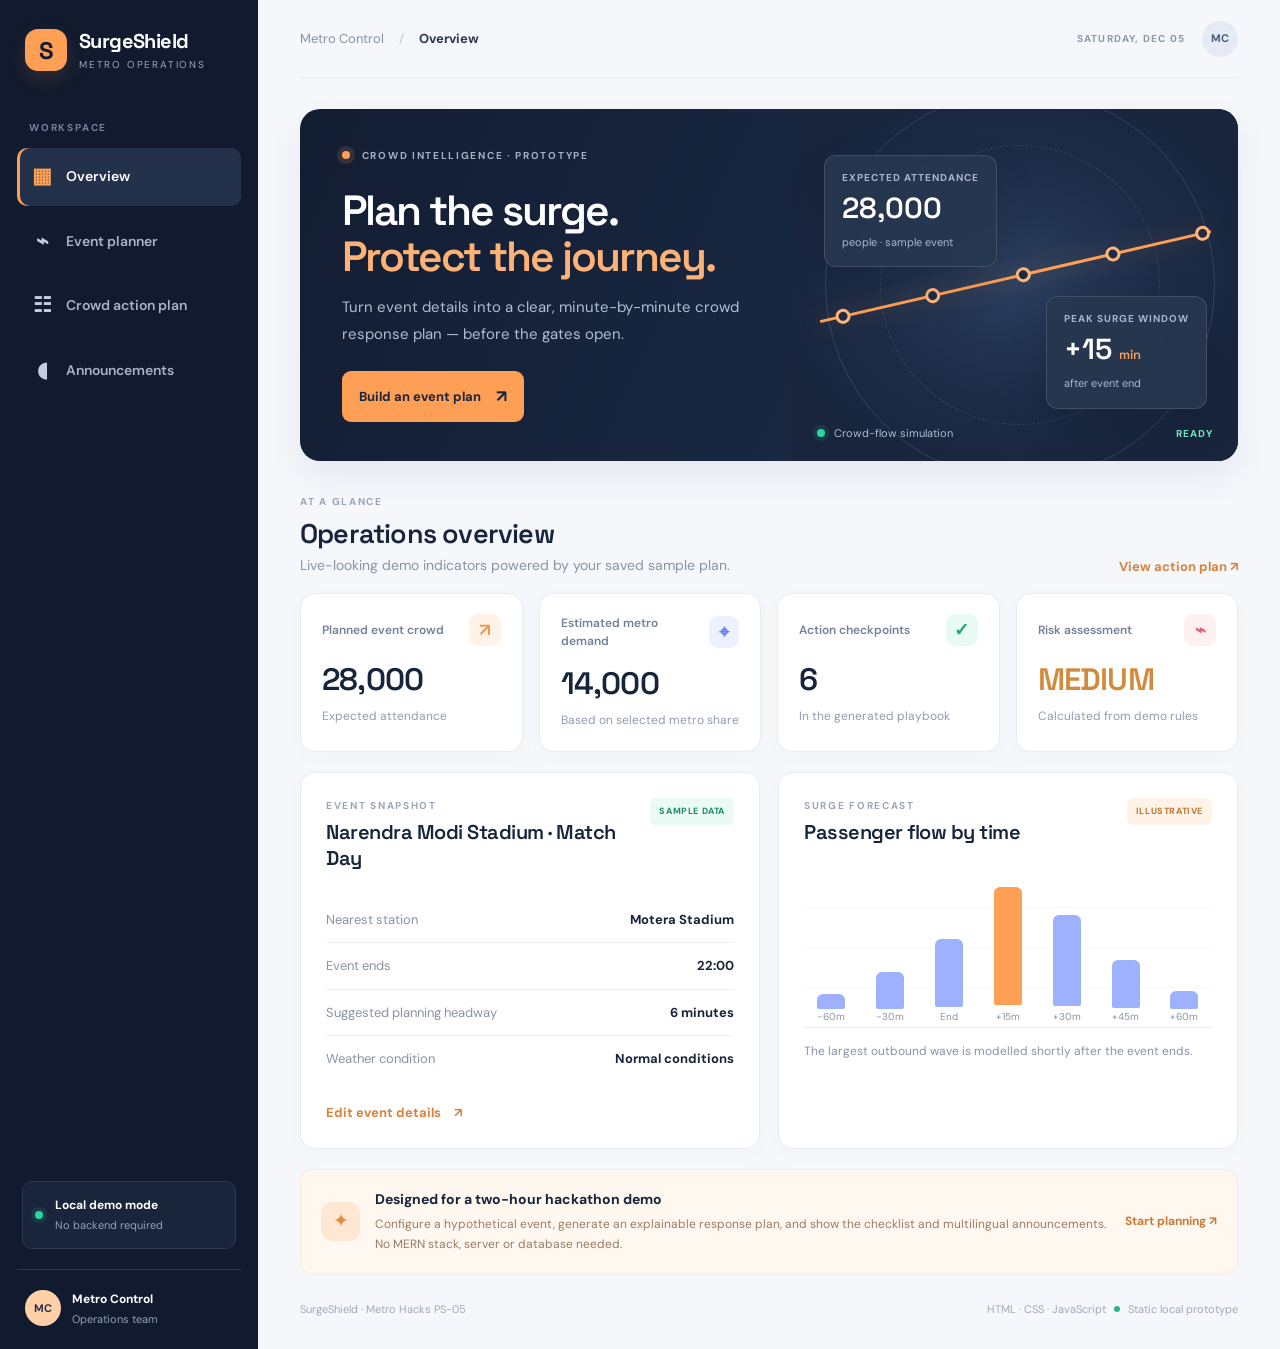
<file: index.html>
<!doctype html>
<html lang="en">
<head>
<meta charset="utf-8"><meta name="viewport" content="width=device-width, initial-scale=1">
<meta name="theme-color" content="#10182b"><title>SurgeShield — Operations Overview</title>
<link rel="preconnect" href="https://fonts.googleapis.com"><link rel="preconnect" href="https://fonts.gstatic.com" crossorigin>
<link href="https://fonts.googleapis.com/css2?family=DM+Sans:wght@400;500;600;700&family=Space+Grotesk:wght@400;500;600;700&display=swap" rel="stylesheet">
<link rel="stylesheet" href="css/app.css"><script src="js/app.js" defer></script>
</head>
<body data-page="overview">
<div class="layout">
<aside class="sidebar"><a class="brand" href="index.html"><span class="brand-icon">S</span><span><b>SurgeShield</b><small>METRO OPERATIONS</small></span></a>
<div class="nav-label">WORKSPACE</div><nav class="nav">
<a class="nav-link active" href="index.html"><span>▦</span> Overview</a><a class="nav-link" href="planner.html"><span>⌁</span> Event planner</a><a class="nav-link" href="action-plan.html"><span>☷</span> Crowd action plan</a><a class="nav-link" href="announcements.html"><span>◖</span> Announcements</a>
</nav><div class="sidebar-bottom"><div class="offline-card"><span class="green-dot"></span><div><b>Local demo mode</b><small>No backend required</small></div></div><div class="profile"><div class="avatar">MC</div><div><b>Metro Control</b><small>Operations team</small></div></div></div></aside>
<main class="main">
<header class="topbar"><div class="breadcrumbs">Metro Control <span>/</span> <b>Overview</b></div><div class="top-right"><span class="date-label" id="todayLabel"></span><span class="user-avatar">MC</span></div></header>
<section class="hero">
<div class="hero-content"><div class="eyebrow"><span class="pulse"></span> CROWD INTELLIGENCE · PROTOTYPE</div><h1>Plan the surge.<br><em>Protect the journey.</em></h1><p>Turn event details into a clear, minute-by-minute crowd response plan — before the gates open.</p><a class="button button-orange" href="planner.html">Build an event plan <span>↗</span></a></div>
<div class="hero-art"><div class="art-ring ring-one"></div><div class="art-ring ring-two"></div><div class="route-line"><i></i><i></i><i></i><i></i><i></i></div><div class="floating-card crowd-card"><small>EXPECTED ATTENDANCE</small><strong id="heroCrowd">28,000</strong><span>people · sample event</span></div><div class="floating-card surge-card"><small>PEAK SURGE WINDOW</small><strong>+15 <i>min</i></strong><span>after event end</span></div><div class="art-foot"><span class="green-dot"></span> Crowd-flow simulation <b>READY</b></div></div>
</section>
<div class="page-intro"><div><p class="eyebrow light">AT A GLANCE</p><h2>Operations overview</h2><p>Live-looking demo indicators powered by your saved sample plan.</p></div><a class="text-link" href="action-plan.html">View action plan ↗</a></div>
<section class="metrics">
<article class="metric"><div class="metric-label">Planned event crowd <span class="metric-symbol orange">↗</span></div><strong id="metricCrowd">28,000</strong><small>Expected attendance</small></article>
<article class="metric"><div class="metric-label">Estimated metro demand <span class="metric-symbol blue">⌖</span></div><strong id="metricDemand">14,000</strong><small>Based on selected metro share</small></article>
<article class="metric"><div class="metric-label">Action checkpoints <span class="metric-symbol green">✓</span></div><strong id="metricActions">6</strong><small>In the generated playbook</small></article>
<article class="metric"><div class="metric-label">Risk assessment <span class="metric-symbol red">⌁</span></div><strong id="metricRisk" class="risk-high">HIGH</strong><small>Calculated from demo rules</small></article>
</section>
<section class="grid-two">
<article class="panel"><div class="panel-head"><div><p class="eyebrow light">EVENT SNAPSHOT</p><h3 id="eventSummaryTitle">Narendra Modi Stadium · Match Day</h3></div><span class="pill pill-green">SAMPLE DATA</span></div><div class="detail-list"><div><span>Nearest station</span><b id="summaryStation">Motera Stadium</b></div><div><span>Event ends</span><b id="summaryEnd">22:00</b></div><div><span>Suggested planning headway</span><b id="summaryHeadway">4 minutes</b></div><div><span>Weather condition</span><b id="summaryWeather">Normal conditions</b></div></div><a class="panel-link" href="planner.html">Edit event details <span>↗</span></a></article>
<article class="panel"><div class="panel-head"><div><p class="eyebrow light">SURGE FORECAST</p><h3>Passenger flow by time</h3></div><span class="pill pill-orange">ILLUSTRATIVE</span></div><div class="mini-chart" id="miniChart"><div style="height:28%"><i></i><span>−60m</span></div><div style="height:43%"><i></i><span>−30m</span></div><div style="height:65%"><i></i><span>End</span></div><div class="peak" style="height:96%"><i></i><span>+15m</span></div><div style="height:74%"><i></i><span>+30m</span></div><div style="height:47%"><i></i><span>+45m</span></div><div style="height:29%"><i></i><span>+60m</span></div></div><p class="chart-note">The largest outbound wave is modelled shortly after the event ends.</p></article>
</section>
<section class="callout"><div class="callout-icon">✦</div><div><b>Designed for a two-hour hackathon demo</b><p>Configure a hypothetical event, generate an explainable response plan, and show the checklist and multilingual announcements. No MERN stack, server or database needed.</p></div><a href="planner.html" class="callout-link">Start planning ↗</a></section>
<footer class="footer"><span>SurgeShield · Metro Hacks PS-05</span><span>HTML · CSS · JavaScript <i></i> Static local prototype</span></footer>
</main></div>
</body></html>
</file>
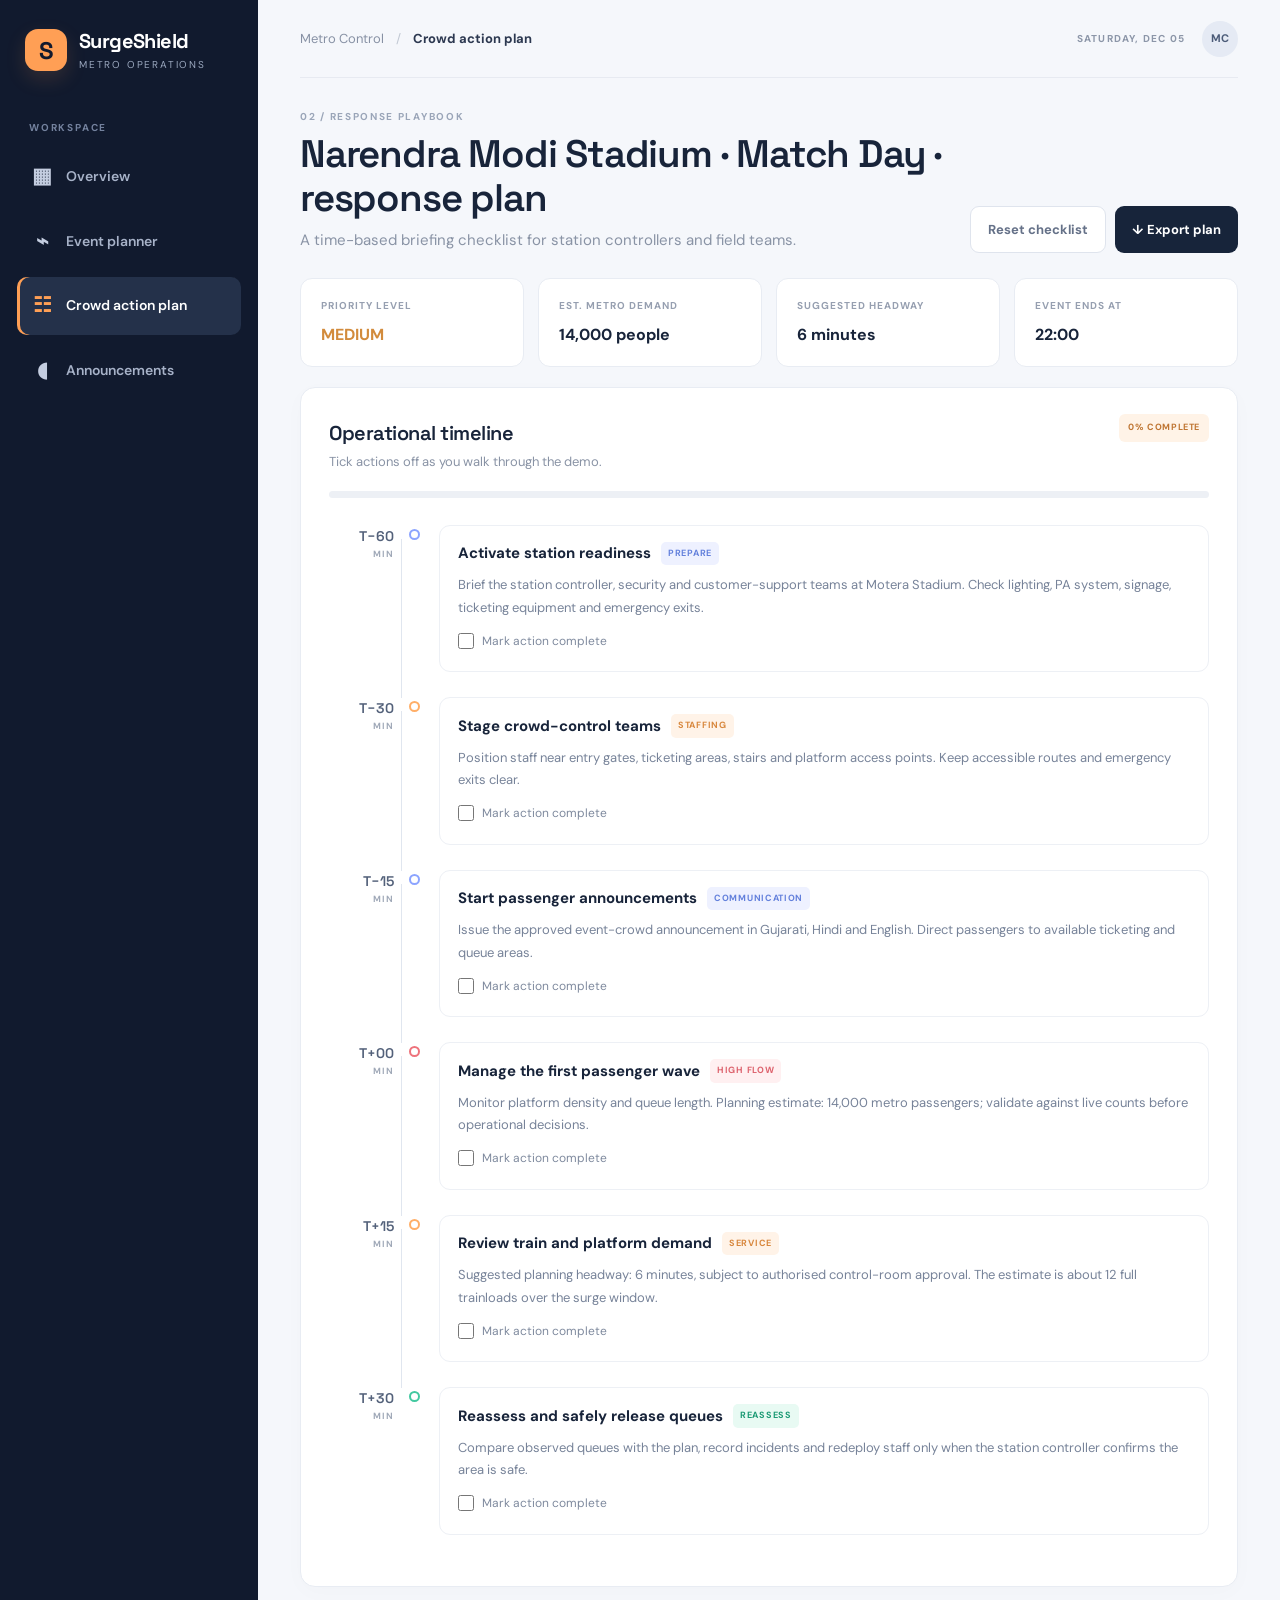
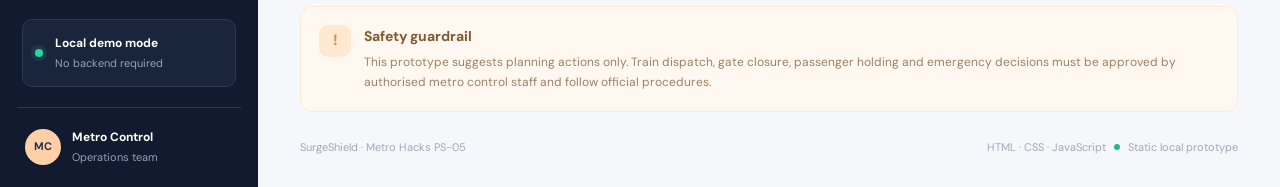
<file: action-plan.html>
<!doctype html>
<html lang="en"><head><meta charset="utf-8"><meta name="viewport" content="width=device-width, initial-scale=1"><meta name="theme-color" content="#10182b"><title>Crowd Action Plan — SurgeShield</title>
<link rel="preconnect" href="https://fonts.googleapis.com"><link rel="preconnect" href="https://fonts.gstatic.com" crossorigin><link href="https://fonts.googleapis.com/css2?family=DM+Sans:wght@400;500;600;700&family=Space+Grotesk:wght@400;500;600;700&display=swap" rel="stylesheet"><link rel="stylesheet" href="css/app.css"><script src="js/app.js" defer></script><script src="js/plan.js" defer></script></head>
<body data-page="plan"><div class="layout">
<aside class="sidebar"><a class="brand" href="index.html"><span class="brand-icon">S</span><span><b>SurgeShield</b><small>METRO OPERATIONS</small></span></a><div class="nav-label">WORKSPACE</div><nav class="nav"><a class="nav-link" href="index.html"><span>▦</span> Overview</a><a class="nav-link" href="planner.html"><span>⌁</span> Event planner</a><a class="nav-link active" href="action-plan.html"><span>☷</span> Crowd action plan</a><a class="nav-link" href="announcements.html"><span>◖</span> Announcements</a></nav><div class="sidebar-bottom"><div class="offline-card"><span class="green-dot"></span><div><b>Local demo mode</b><small>No backend required</small></div></div><div class="profile"><div class="avatar">MC</div><div><b>Metro Control</b><small>Operations team</small></div></div></div></aside>
<main class="main"><header class="topbar"><div class="breadcrumbs"><a href="index.html">Metro Control</a><span>/</span><b>Crowd action plan</b></div><div class="top-right"><span class="date-label" id="todayLabel"></span><span class="user-avatar">MC</span></div></header>
<div class="page-title-row"><div><p class="eyebrow light">02 / RESPONSE PLAYBOOK</p><h1 class="page-title" id="planTitle">Your crowd action plan</h1><p class="page-subtitle">A time-based briefing checklist for station controllers and field teams.</p></div><div class="title-actions"><button class="button button-ghost" id="resetChecklist">Reset checklist</button><button class="button button-dark" id="exportPlan">↓ Export plan</button></div></div>
<section class="summary-grid"><article class="summary-tile"><span>PRIORITY LEVEL</span><b id="summaryPriority" class="risk-high">HIGH</b></article><article class="summary-tile"><span>EST. METRO DEMAND</span><b id="summaryDemand">14,000 people</b></article><article class="summary-tile"><span>SUGGESTED HEADWAY</span><b id="summaryHeadway">4 minutes</b></article><article class="summary-tile"><span>EVENT ENDS AT</span><b id="summaryEnd">22:00</b></article></section>
<section class="panel timeline-panel"><div class="panel-head"><div><h3>Operational timeline</h3><p class="muted">Tick actions off as you walk through the demo.</p></div><span class="pill pill-orange" id="progressPill">0% COMPLETE</span></div><div class="progress"><span id="progressBar"></span></div><div class="timeline" id="timeline"></div></section>
<section class="safety-banner"><div class="warning-icon">!</div><div><b>Safety guardrail</b><p>This prototype suggests planning actions only. Train dispatch, gate closure, passenger holding and emergency decisions must be approved by authorised metro control staff and follow official procedures.</p></div></section>
<footer class="footer"><span>SurgeShield · Metro Hacks PS-05</span><span>HTML · CSS · JavaScript <i></i> Static local prototype</span></footer>
</main></div><div class="toast" id="toast" role="status" aria-live="polite"></div></body></html>
</file>
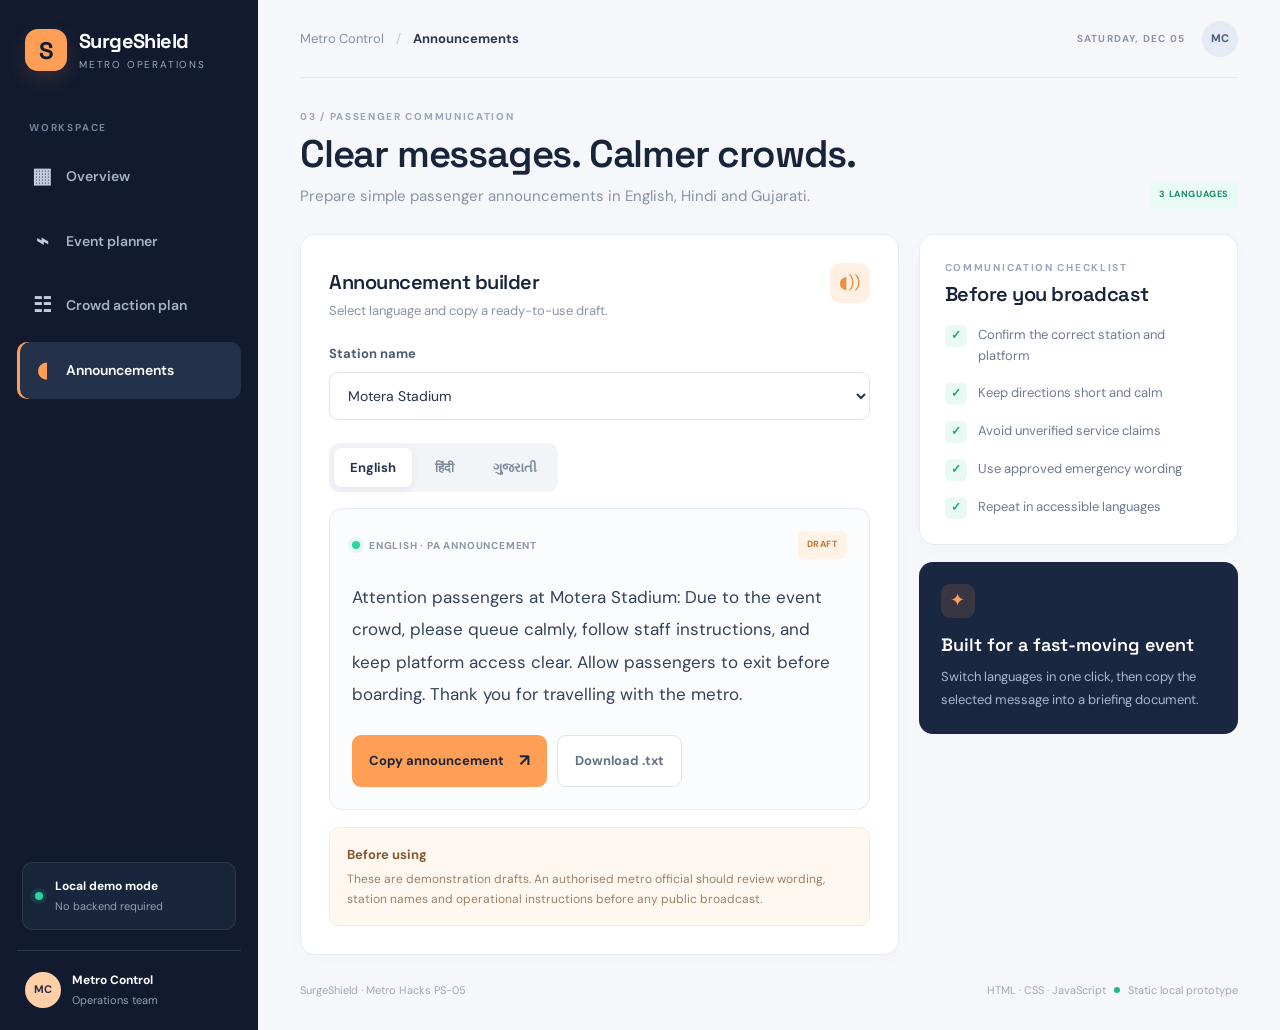
<file: announcements.html>
<!doctype html>
<html lang="en"><head><meta charset="utf-8"><meta name="viewport" content="width=device-width, initial-scale=1"><meta name="theme-color" content="#10182b"><title>Announcements — SurgeShield</title>
<link rel="preconnect" href="https://fonts.googleapis.com"><link rel="preconnect" href="https://fonts.gstatic.com" crossorigin><link href="https://fonts.googleapis.com/css2?family=DM+Sans:wght@400;500;600;700&family=Space+Grotesk:wght@400;500;600;700&display=swap" rel="stylesheet"><link rel="stylesheet" href="css/app.css"><script src="js/app.js" defer></script><script src="js/announcements.js" defer></script></head>
<body data-page="announcements"><div class="layout">
<aside class="sidebar"><a class="brand" href="index.html"><span class="brand-icon">S</span><span><b>SurgeShield</b><small>METRO OPERATIONS</small></span></a><div class="nav-label">WORKSPACE</div><nav class="nav"><a class="nav-link" href="index.html"><span>▦</span> Overview</a><a class="nav-link" href="planner.html"><span>⌁</span> Event planner</a><a class="nav-link" href="action-plan.html"><span>☷</span> Crowd action plan</a><a class="nav-link active" href="announcements.html"><span>◖</span> Announcements</a></nav><div class="sidebar-bottom"><div class="offline-card"><span class="green-dot"></span><div><b>Local demo mode</b><small>No backend required</small></div></div><div class="profile"><div class="avatar">MC</div><div><b>Metro Control</b><small>Operations team</small></div></div></div></aside>
<main class="main"><header class="topbar"><div class="breadcrumbs"><a href="index.html">Metro Control</a><span>/</span><b>Announcements</b></div><div class="top-right"><span class="date-label" id="todayLabel"></span><span class="user-avatar">MC</span></div></header>
<div class="page-title-row"><div><p class="eyebrow light">03 / PASSENGER COMMUNICATION</p><h1 class="page-title">Clear messages. Calmer crowds.</h1><p class="page-subtitle">Prepare simple passenger announcements in English, Hindi and Gujarati.</p></div><span class="pill pill-green">3 LANGUAGES</span></div>
<section class="announcement-layout"><div class="panel announcement-main"><div class="panel-head"><div><h3>Announcement builder</h3><p class="muted">Select language and copy a ready-to-use draft.</p></div><div class="speaker-badge">◖))</div></div>
<label for="stationSelect">Station name</label><select id="stationSelect"><option>Motera Stadium</option><option>Sabarmati</option><option>A.E.C.</option><option>Old High Court</option><option>Gandhinagar Capital</option></select>
<div class="language-tabs" role="group" aria-label="Announcement language"><button class="language-tab active" data-lang="en">English</button><button class="language-tab" data-lang="hi">हिंदी</button><button class="language-tab" data-lang="gu">ગુજરાતી</button></div>
<div class="announcement-preview"><div class="preview-top"><span class="green-dot"></span><b id="languageLabel">ENGLISH · PA ANNOUNCEMENT</b><span class="pill pill-orange">DRAFT</span></div><p id="announcementText"></p><div class="preview-actions"><button class="button button-orange" id="copyAnnouncement">Copy announcement <span>↗</span></button><button class="button button-ghost" id="downloadAnnouncement">Download .txt</button></div></div>
<div class="notice"><b>Before using</b><p>These are demonstration drafts. An authorised metro official should review wording, station names and operational instructions before any public broadcast.</p></div></div>
<aside class="announcement-aside"><div class="panel"><p class="eyebrow light">COMMUNICATION CHECKLIST</p><h3>Before you broadcast</h3><ul class="check-list"><li><span>✓</span> Confirm the correct station and platform</li><li><span>✓</span> Keep directions short and calm</li><li><span>✓</span> Avoid unverified service claims</li><li><span>✓</span> Use approved emergency wording</li><li><span>✓</span> Repeat in accessible languages</li></ul></div><div class="dark-tip"><div>✦</div><b>Built for a fast-moving event</b><p>Switch languages in one click, then copy the selected message into a briefing document.</p></div></aside></section>
<footer class="footer"><span>SurgeShield · Metro Hacks PS-05</span><span>HTML · CSS · JavaScript <i></i> Static local prototype</span></footer>
</main></div><div class="toast" id="toast" role="status" aria-live="polite"></div></body></html>
</file>
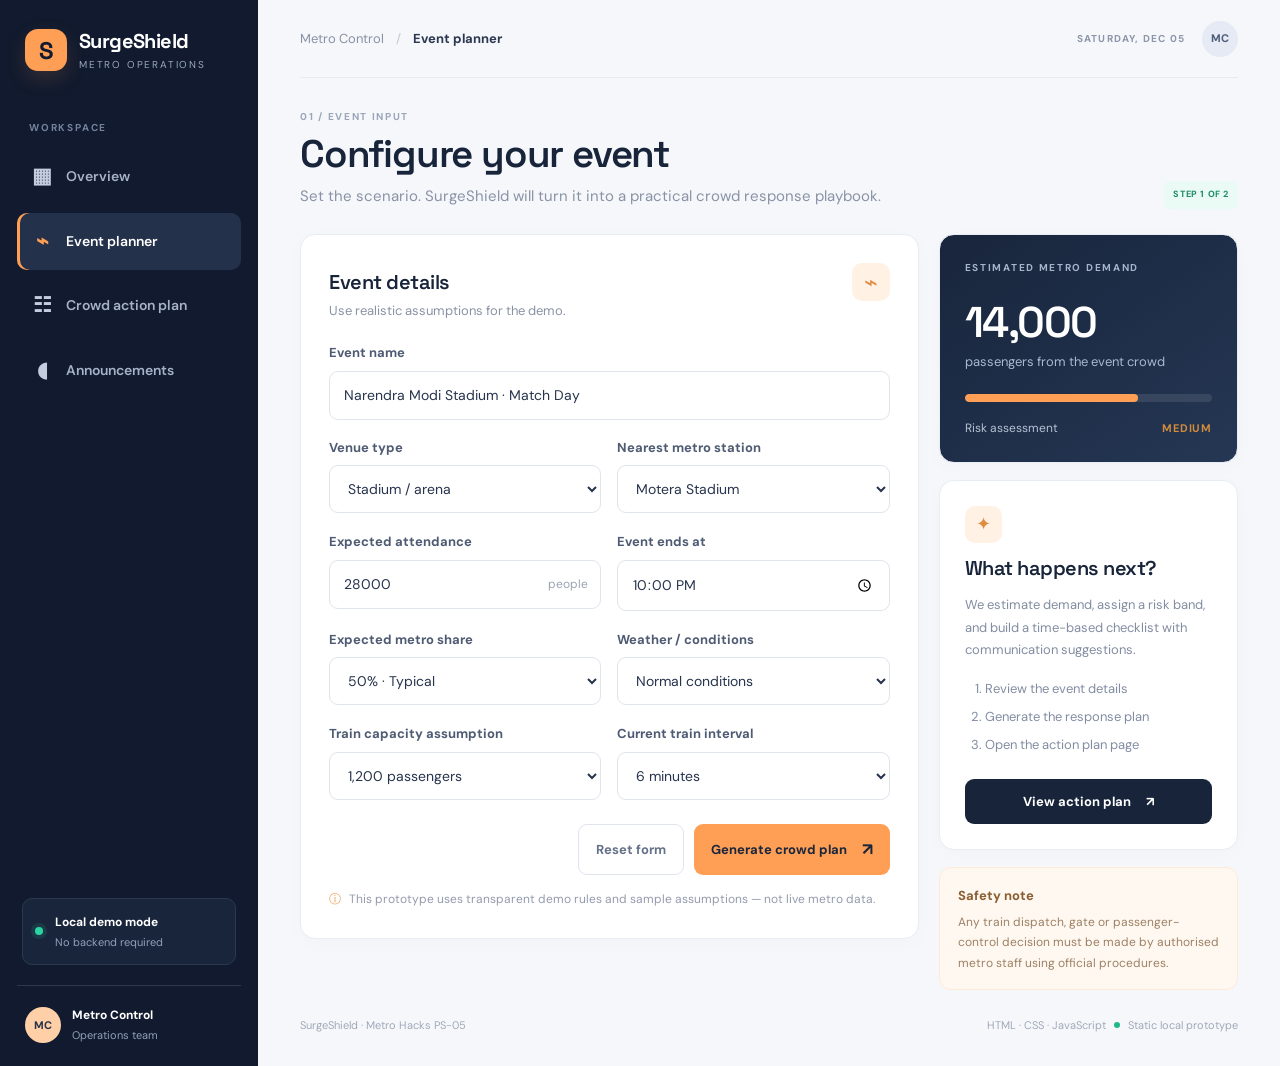
<file: planner.html>
<!doctype html>
<html lang="en"><head><meta charset="utf-8"><meta name="viewport" content="width=device-width, initial-scale=1"><meta name="theme-color" content="#10182b"><title>Event Planner — SurgeShield</title>
<link rel="preconnect" href="https://fonts.googleapis.com"><link rel="preconnect" href="https://fonts.gstatic.com" crossorigin><link href="https://fonts.googleapis.com/css2?family=DM+Sans:wght@400;500;600;700&family=Space+Grotesk:wght@400;500;600;700&display=swap" rel="stylesheet"><link rel="stylesheet" href="css/app.css"><script src="js/app.js" defer></script><script src="js/planner.js" defer></script></head>
<body data-page="planner"><div class="layout">
<aside class="sidebar"><a class="brand" href="index.html"><span class="brand-icon">S</span><span><b>SurgeShield</b><small>METRO OPERATIONS</small></span></a><div class="nav-label">WORKSPACE</div><nav class="nav"><a class="nav-link" href="index.html"><span>▦</span> Overview</a><a class="nav-link active" href="planner.html"><span>⌁</span> Event planner</a><a class="nav-link" href="action-plan.html"><span>☷</span> Crowd action plan</a><a class="nav-link" href="announcements.html"><span>◖</span> Announcements</a></nav><div class="sidebar-bottom"><div class="offline-card"><span class="green-dot"></span><div><b>Local demo mode</b><small>No backend required</small></div></div><div class="profile"><div class="avatar">MC</div><div><b>Metro Control</b><small>Operations team</small></div></div></div></aside>
<main class="main"><header class="topbar"><div class="breadcrumbs"><a href="index.html">Metro Control</a><span>/</span><b>Event planner</b></div><div class="top-right"><span class="date-label" id="todayLabel"></span><span class="user-avatar">MC</span></div></header>
<div class="page-title-row"><div><p class="eyebrow light">01 / EVENT INPUT</p><h1 class="page-title">Configure your event</h1><p class="page-subtitle">Set the scenario. SurgeShield will turn it into a practical crowd response playbook.</p></div><span class="pill pill-green">STEP 1 OF 2</span></div>
<div class="planner-layout"><section class="panel form-panel"><div class="panel-head"><div><h3>Event details</h3><p class="muted">Use realistic assumptions for the demo.</p></div><span class="panel-icon">⌁</span></div>
<form id="eventForm">
<label for="eventName">Event name</label><input id="eventName" name="eventName" value="Narendra Modi Stadium · Match Day" required>
<div class="form-grid"><div><label for="venue">Venue type</label><select id="venue"><option value="stadium">Stadium / arena</option><option value="festival">Festival grounds</option><option value="concert">Concert venue</option><option value="exhibition">Exhibition centre</option></select></div><div><label for="station">Nearest metro station</label><select id="station"><option>Motera Stadium</option><option>Sabarmati</option><option>A.E.C.</option><option>Old High Court</option><option>Gandhinagar Capital</option></select></div>
<div><label for="attendance">Expected attendance</label><div class="input-unit"><input id="attendance" type="number" min="100" max="200000" value="28000" required><span>people</span></div></div><div><label for="endTime">Event ends at</label><input id="endTime" type="time" value="22:00" required></div>
<div><label for="peakShare">Expected metro share</label><select id="peakShare"><option value="35">35% · Conservative</option><option value="50" selected>50% · Typical</option><option value="65">65% · High demand</option><option value="80">80% · Very high</option></select></div><div><label for="weather">Weather / conditions</label><select id="weather"><option value="normal">Normal conditions</option><option value="rain">Heavy rain expected</option><option value="heat">Extreme heat</option></select></div>
<div><label for="trainCapacity">Train capacity assumption</label><select id="trainCapacity"><option value="900">900 passengers</option><option value="1200" selected>1,200 passengers</option><option value="1500">1,500 passengers</option></select></div><div><label for="baseInterval">Current train interval</label><select id="baseInterval"><option value="4">4 minutes</option><option value="6" selected>6 minutes</option><option value="8">8 minutes</option><option value="10">10 minutes</option></select></div></div>
<div class="form-actions"><button type="button" class="button button-ghost" id="resetForm">Reset form</button><button type="submit" class="button button-orange">Generate crowd plan <span>↗</span></button></div><p class="form-note"><span>ⓘ</span> This prototype uses transparent demo rules and sample assumptions — not live metro data.</p>
</form></section>
<aside class="planner-side"><div class="panel demand-card"><p class="eyebrow light">ESTIMATED METRO DEMAND</p><strong id="metroDemand">14,000</strong><p>passengers from the event crowd</p><div class="demand-track"><span id="demandBar"></span></div><div class="demand-bottom"><span>Risk assessment</span><b id="riskBadge" class="risk-high">HIGH</b></div></div>
<div class="panel mini-info"><div class="panel-icon-orange">✦</div><h3>What happens next?</h3><p>We estimate demand, assign a risk band, and build a time-based checklist with communication suggestions.</p><ol><li>Review the event details</li><li>Generate the response plan</li><li>Open the action plan page</li></ol><a class="button button-dark full" href="action-plan.html">View action plan <span>↗</span></a></div>
<div class="note-card"><b>Safety note</b><p>Any train dispatch, gate or passenger-control decision must be made by authorised metro staff using official procedures.</p></div></aside></div>
<footer class="footer"><span>SurgeShield · Metro Hacks PS-05</span><span>HTML · CSS · JavaScript <i></i> Static local prototype</span></footer>
</main></div><div class="toast" id="toast" role="status" aria-live="polite"></div></body></html>
</file>
<file: css/app.css>
:root{--navy:#111a2e;--navy2:#1a2740;--ink:#18243a;--muted:#758198;--line:#e6eaf1;--paper:#f5f7fb;--orange:#ff9f55;--green:#20b889;--blue:#6687ff;--red:#e95f6d}
*{box-sizing:border-box}html{scroll-behavior:smooth}body{margin:0;background:var(--paper);color:var(--ink);font:15px/1.5 "DM Sans",sans-serif}button,input,select{font:inherit}button,a,select{touch-action:manipulation}a{color:inherit;text-decoration:none}.layout{display:flex;min-height:100vh}.sidebar{width:258px;background:var(--navy);color:white;display:flex;flex-direction:column;padding:28px 17px 22px;flex-shrink:0}.brand{display:flex;align-items:center;gap:12px;padding:0 8px 48px}.brand-icon{display:grid;place-items:center;width:42px;height:42px;background:var(--orange);color:var(--navy);border-radius:13px;font:700 24px "Space Grotesk";box-shadow:0 8px 20px #ff9f5525}.brand b{display:block;font:700 20px "Space Grotesk";letter-spacing:-.6px}.brand small{display:block;font-size:10px;letter-spacing:1.8px;color:#9ba8bf;margin-top:3px}.nav-label{padding:0 12px 13px;color:#74829e;font-size:10px;font-weight:700;letter-spacing:1.8px}.nav{display:grid;gap:7px}.nav-link{display:flex;align-items:center;gap:13px;padding:13px 14px;border-radius:10px;color:#a7b2c8;font-size:14px;font-weight:600;transition:.18s}.nav-link span{width:22px;text-align:center;font-size:21px;color:#c4cde0}.nav-link:hover{background:#1a2740;color:#fff}.nav-link.active{background:#24314a;color:#fff;box-shadow:inset 3px 0 var(--orange)}.nav-link.active span{color:var(--orange)}.sidebar-bottom{margin-top:auto}.offline-card{display:flex;align-items:center;gap:12px;margin:0 5px 20px;padding:14px 12px;background:#19253b;border:1px solid #2b3850;border-radius:10px}.offline-card b,.profile b{display:block;font-size:12px}.offline-card small,.profile small{display:block;font-size:11px;color:#91a0b9;margin-top:3px}.green-dot{width:8px;height:8px;display:inline-block;border-radius:50%;background:#2bd5a1;box-shadow:0 0 0 4px #2bd5a11d;flex-shrink:0}.profile{border-top:1px solid #2b3850;padding:20px 8px 0;display:flex;align-items:center;gap:11px}.avatar,.user-avatar{display:grid;place-items:center;width:36px;height:36px;border-radius:50%;background:#ffd0a7;color:#26324a;font-size:11px;font-weight:700;flex-shrink:0}.main{width:calc(100% - 258px);max-width:1700px;margin:0 auto;padding:0 42px 32px;min-width:0}.topbar{height:78px;display:flex;align-items:center;justify-content:space-between;border-bottom:1px solid #e7eaf1;margin-bottom:31px}.breadcrumbs{font-size:13px;color:#8791a4}.breadcrumbs span{padding:0 12px;color:#c1c8d3}.breadcrumbs b{color:#2c3850;font-weight:700}.breadcrumbs a:hover{color:#ed9149}.top-right{display:flex;align-items:center;gap:17px}.date-label{font-size:10px;font-weight:700;letter-spacing:1.2px;color:#8c96a8}.user-avatar{background:#e5eaf4;color:#4b5b78}.hero{min-height:310px;border-radius:20px;overflow:hidden;background:linear-gradient(115deg,#131d32,#192944 65%,#202f4a);color:white;display:grid;grid-template-columns:1.05fr .95fr;position:relative;box-shadow:0 15px 35px #17243a12}.hero-content{padding:39px 42px;position:relative;z-index:2}.eyebrow{font-size:10px;font-weight:700;letter-spacing:1.7px;color:#a3b0c6;margin:0}.eyebrow.light{color:#9aa5b8}.pulse{display:inline-block;width:8px;height:8px;border-radius:50%;background:var(--orange);margin-right:8px;box-shadow:0 0 0 5px #ff9f5525}.hero h1{font:600 clamp(35px,3.3vw,49px)/1.1 "Space Grotesk";letter-spacing:-2px;margin:24px 0 14px}.hero h1 em{font-style:normal;color:#ffb276}.hero-content>p{font-size:15px;line-height:1.8;color:#b2bdd0;max-width:480px;margin:0 0 23px}.button{display:inline-flex;align-items:center;justify-content:center;gap:15px;border:0;border-radius:9px;padding:13px 17px;font-size:13px;font-weight:700;cursor:pointer;transition:transform .15s,background .15s}.button:hover{transform:translateY(-1px)}.button-orange{background:var(--orange);color:#1a263c}.button-orange:hover{background:#ffb779}.button-orange span{font-size:17px}.button-dark{background:#17243a;color:#fff}.button-dark:hover{background:#263650}.button-ghost{background:#fff;border:1px solid #dfe4ed;color:#657188}.button-ghost:hover{background:#f8f9fc}.hero-art{position:relative;overflow:hidden;background:radial-gradient(ellipse at 50% 48%,#2b3f60 0,#1d2c47 45%,#18253d 78%)}.art-ring{position:absolute;width:390px;height:390px;left:51%;top:50%;transform:translate(-50%,-50%);border:1px solid #6b7e9b50;border-radius:50%}.ring-two{width:280px;height:280px;border-style:dashed}.route-line{position:absolute;left:5%;right:5%;top:47%;height:3px;background:var(--orange);transform:rotate(-13deg);box-shadow:0 0 22px #ff9f5570}.route-line i{position:absolute;width:15px;height:15px;border:3px solid #ffb779;background:#1d2b45;top:-6px;border-radius:50%}.route-line i:nth-child(1){left:4%}.route-line i:nth-child(2){left:27%}.route-line i:nth-child(3){left:50%}.route-line i:nth-child(4){left:73%}.route-line i:nth-child(5){left:96%}.floating-card{position:absolute;padding:14px 17px;background:#273750e8;border:1px solid #ffffff20;border-radius:12px;box-shadow:0 16px 40px #0002;backdrop-filter:blur(10px)}.floating-card small{display:block;color:#aab7cb;font-size:10px;letter-spacing:1px;font-weight:700}.floating-card strong{display:block;font:600 29px "Space Grotesk";margin:4px 0}.floating-card span{color:#aab7cb;font-size:11px}.floating-card i{font-size:13px;color:var(--orange);font-style:normal}.crowd-card{left:7%;top:13%}.surge-card{right:7%;bottom:15%}.art-foot{position:absolute;bottom:20px;left:25px;right:25px;display:flex;align-items:center;gap:9px;color:#b1bdd0;font-size:11px}.art-foot b{margin-left:auto;color:#75e3bf;font-size:10px;letter-spacing:1px}.page-intro{display:flex;align-items:flex-end;justify-content:space-between;margin:33px 0 17px;gap:15px}.page-intro h2{font:600 27px "Space Grotesk";letter-spacing:-.8px;margin:7px 0 4px}.page-intro>div>p:last-child,.page-subtitle{font-size:14px;color:#8993a5;margin:0}.text-link,.panel-link{font-size:13px;font-weight:700;color:#d9823e;white-space:nowrap}.text-link:hover,.panel-link:hover{color:#b86727}.metrics{display:grid;grid-template-columns:repeat(4,minmax(0,1fr));gap:16px;margin-bottom:20px}.metric,.panel{background:#fff;border:1px solid #e8ecf3;border-radius:15px;box-shadow:0 5px 22px #17243a05}.metric{padding:20px 21px}.metric-label{display:flex;align-items:center;justify-content:space-between;gap:8px;color:#748097;font-size:12px;font-weight:600}.metric-symbol{display:grid;place-items:center;width:32px;height:32px;border-radius:9px;font-size:18px}.metric-symbol.orange{background:#fff2e7;color:#ed984c}.metric-symbol.blue{background:#edf1ff;color:#6382ed}.metric-symbol.green{background:#e7faf3;color:#20a77e}.metric-symbol.red{background:#fff0f1;color:#e65d6a}.metric>strong{display:block;font:600 31px "Space Grotesk";letter-spacing:-.8px;margin:13px 0 5px}.metric small{font-size:12px;color:#929bad}.risk-high{color:#e45d69!important}.risk-medium{color:#d28b3c!important}.risk-low{color:#1ca57c!important}.grid-two{display:grid;grid-template-columns:1fr 1fr;gap:18px}.panel{padding:25px}.panel-head{display:flex;justify-content:space-between;align-items:flex-start;gap:15px}.panel h3{font:600 20px "Space Grotesk";letter-spacing:-.5px;margin:6px 0}.panel-head .muted{font-size:13px;color:#8993a5;margin:4px 0 0}.pill{display:inline-flex;align-items:center;justify-content:center;padding:7px 9px;border-radius:6px;font-size:9px;font-weight:700;letter-spacing:.6px;white-space:nowrap}.pill-green{color:#198b69;background:#eafaf4}.pill-orange{color:#bf7532;background:#fff3e7}.detail-list{margin:20px 0 16px}.detail-list>div{display:flex;align-items:center;justify-content:space-between;gap:14px;padding:13px 0;border-bottom:1px solid #edf0f5}.detail-list>div:last-child{border:0}.detail-list span{font-size:13px;color:#8993a5}.detail-list b{font-size:13px;text-align:right}.panel-link{display:inline-flex;gap:13px;padding-top:5px}.mini-chart{height:160px;display:flex;align-items:stretch;justify-content:space-around;gap:12px;border-bottom:1px solid #e9edf3;padding:10px 4px 0;margin-top:17px;background:repeating-linear-gradient(to bottom,transparent 0,transparent 39px,#edf0f5 40px)}.mini-chart>div{width:30px;position:relative;align-self:flex-end;height:100%;display:flex;justify-content:flex-end;align-items:center;flex-direction:column}.mini-chart i{display:block;width:100%;max-width:28px;height:calc(100% - 24px);background:#9db1ff;border-radius:6px 6px 2px 2px}.mini-chart .peak i{background:var(--orange)}.mini-chart span{height:25px;display:flex;align-items:flex-end;padding-bottom:3px;font-size:10px;color:#8993a5;white-space:nowrap}.chart-note{font-size:12px;color:#8993a5;margin:14px 0 0}.callout{display:flex;align-items:center;gap:15px;background:#fff8f1;border:1px solid #ffead7;border-radius:13px;padding:18px 20px;margin-top:20px}.callout-icon{width:39px;height:39px;display:grid;place-items:center;border-radius:11px;background:#ffe8d3;color:#e58b42;font-size:19px;flex-shrink:0}.callout b{font-size:14px}.callout p{font-size:12px;line-height:1.65;color:#9b7b60;margin:4px 0 0}.callout-link{font-size:12px;font-weight:700;color:#c97935;white-space:nowrap;margin-left:auto}.footer{display:flex;justify-content:space-between;gap:15px;margin-top:27px;color:#a0a9b8;font-size:11px}.footer i{display:inline-block;width:6px;height:6px;border-radius:50%;background:var(--green);margin:0 5px 1px}.page-title-row{display:flex;align-items:flex-end;justify-content:space-between;gap:18px;margin:10px 0 25px}.page-title{font:600 clamp(30px,3vw,39px)/1.15 "Space Grotesk";letter-spacing:-1.2px;margin:8px 0}.page-subtitle{font-size:15px;line-height:1.65;max-width:760px}.planner-layout{display:grid;grid-template-columns:minmax(0,1.55fr) minmax(290px,.75fr);gap:20px;align-items:start}.form-panel{padding:28px}.panel-icon{display:grid;place-items:center;width:38px;height:38px;background:#fff1e4;border-radius:10px;color:#df8b42;font-size:23px}.form-panel form{margin-top:23px}.form-panel label{display:block;font-size:13px;font-weight:700;color:#4e5b73;margin:0 0 8px}.form-panel input,.form-panel select,.announcement-main select{width:100%;border:1px solid #dfe4ed;background:#fff;border-radius:9px;padding:13px 14px;color:#27344d;font-size:14px;outline:none;min-width:0}.form-panel input:focus,.form-panel select:focus,.announcement-main select:focus{border-color:#8ca3ff;box-shadow:0 0 0 3px #6687ff18}.form-panel form>input{margin-bottom:18px}.form-grid{display:grid;grid-template-columns:1fr 1fr;gap:19px 16px}.form-grid>div{min-width:0}.input-unit{position:relative}.input-unit input{padding-right:70px}.input-unit span{position:absolute;right:13px;top:50%;transform:translateY(-50%);font-size:12px;color:#9ba4b3}.form-actions{display:flex;justify-content:flex-end;gap:10px;margin-top:24px}.form-note{display:flex;gap:8px;color:#929bad;font-size:12px;line-height:1.6;margin:15px 0 0}.form-note span{color:#ed984c}.planner-side{display:grid;gap:17px}.demand-card{background:linear-gradient(145deg,#18253c,#253754);color:white;padding:25px}.demand-card .eyebrow{color:#a6b4cc}.demand-card>strong{display:block;font:600 43px "Space Grotesk";letter-spacing:-1.5px;margin:20px 0 2px}.demand-card>p:not(.eyebrow){font-size:13px;color:#aab8ce;margin:0}.demand-track{height:8px;background:#ffffff19;border-radius:10px;margin:23px 0 17px;overflow:hidden}.demand-track span{display:block;width:68%;height:100%;background:var(--orange);border-radius:10px;transition:width .3s}.demand-bottom{display:flex;align-items:center;justify-content:space-between;color:#b6c1d3;font-size:12px}.demand-bottom b{font-size:11px;letter-spacing:.8px}.mini-info h3{margin-top:12px}.mini-info>p,.mini-info li{font-size:13px;line-height:1.7;color:#828da2}.mini-info ol{padding-left:20px;margin:14px 0 20px}.mini-info li{padding:3px 0}.panel-icon-orange{width:37px;height:37px;display:grid;place-items:center;background:#fff1e4;border-radius:10px;color:#df8b42;font-size:18px}.full{width:100%}.note-card{background:#fff8f0;border:1px solid #ffead7;border-radius:12px;padding:16px 18px}.note-card b{font-size:13px;color:#8b5d32}.note-card p{font-size:12px;line-height:1.7;color:#9c8065;margin:5px 0 0}.title-actions{display:flex;gap:9px;flex-shrink:0}.summary-grid{display:grid;grid-template-columns:repeat(4,1fr);gap:14px;margin-bottom:20px}.summary-tile{background:#fff;border:1px solid #e8ecf3;border-radius:12px;padding:19px 20px}.summary-tile span{display:block;font-size:10px;letter-spacing:1px;font-weight:700;color:#969fb0;margin-bottom:10px}.summary-tile b{font-size:16px}.timeline-panel{padding:26px 28px}.progress{height:7px;border-radius:8px;background:#edf0f5;margin:19px 0 27px;overflow:hidden}.progress span{display:block;width:0;height:100%;background:var(--green);border-radius:8px;transition:width .2s}.timeline{display:grid;gap:0}.timeline-item{display:grid;grid-template-columns:65px 15px minmax(0,1fr);gap:15px;position:relative;padding-bottom:25px}.timeline-item:not(:last-child):before{content:"";position:absolute;left:72px;top:14px;bottom:-1px;width:1px;background:#e0e6ef}.time-mark{text-align:right;padding-top:2px;font:600 14px "Space Grotesk";color:#53617a}.time-mark span{display:block;font:700 9px "DM Sans";letter-spacing:1px;color:#a0a9b8;margin-top:3px}.timeline-node{width:11px;height:11px;border:2px solid #8ca4ff;border-radius:50%;background:#fff;margin-top:4px;z-index:1}.timeline-content{border:1px solid #edf0f5;border-radius:11px;padding:16px 18px}.timeline-title{display:flex;align-items:center;gap:10px;flex-wrap:wrap}.timeline-title b{font-size:15px}.tag{font-size:9px;font-weight:700;letter-spacing:.7px;padding:5px 7px;border-radius:5px}.tag-blue{background:#eef1ff;color:#6380dc}.tag-orange{background:#fff3e8;color:#d8873d}.tag-red{background:#fff0f1;color:#dd626d}.tag-green{background:#e8faf3;color:#1b9a74}.timeline-content p{font-size:13px;line-height:1.75;color:#778399;margin:9px 0 12px}.task-check{display:inline-flex;align-items:center;gap:8px;color:#7f8a9e;font-size:12px;cursor:pointer}.task-check input{accent-color:var(--green);width:16px;height:16px;margin:0}.task-check input:checked+span{text-decoration:line-through;color:#a9b1bd}.timeline-item.completed .timeline-content{background:#f6fcf9;border-color:#d6f1e5}.timeline-item.completed .timeline-node{background:var(--green);border-color:var(--green)}.safety-banner{display:flex;gap:13px;background:#fff8f0;border:1px solid #ffead7;border-radius:12px;padding:18px;margin-top:19px}.warning-icon{width:32px;height:32px;border-radius:9px;background:#ffe8d2;color:#dc8b41;display:grid;place-items:center;font-weight:700;flex-shrink:0}.safety-banner b{font-size:14px;color:#82592f}.safety-banner p{font-size:12px;line-height:1.7;color:#9d8064;margin:5px 0 0}.announcement-layout{display:grid;grid-template-columns:minmax(0,1.5fr) minmax(270px,.8fr);gap:20px;align-items:start}.announcement-main{padding:28px}.speaker-badge{display:grid;place-items:center;width:40px;height:40px;background:#fff0e3;color:#e99248;border-radius:11px;font-size:17px}.announcement-main>label{display:block;font-size:13px;font-weight:700;color:#4e5b73;margin:24px 0 8px}.language-tabs{display:flex;gap:7px;margin:23px 0 16px;padding:5px;background:#f2f4f8;border-radius:10px;width:max-content;max-width:100%}.language-tab{border:0;background:transparent;border-radius:7px;padding:10px 16px;color:#7e899d;font-size:13px;font-weight:700;cursor:pointer}.language-tab.active{background:#fff;color:#26344d;box-shadow:0 2px 8px #18243a12}.announcement-preview{border:1px solid #e5eaf2;border-radius:13px;background:#fbfcfe;padding:22px}.preview-top{display:flex;align-items:center;gap:9px;color:#8c96a7;font-size:10px;letter-spacing:.8px;font-weight:700}.preview-top .pill{margin-left:auto}.announcement-preview>p{font-size:17px;line-height:1.9;color:#35425a;margin:22px 0 25px}.preview-actions{display:flex;flex-wrap:wrap;gap:10px}.notice{background:#fff8f0;border:1px solid #ffead7;border-radius:10px;padding:15px 17px;margin-top:17px}.notice b{font-size:13px;color:#855a32}.notice p{font-size:12px;line-height:1.7;color:#9d8064;margin:4px 0 0}.announcement-aside{display:grid;gap:17px}.check-list{list-style:none;padding:0;margin:18px 0 0;display:grid;gap:16px}.check-list li{display:flex;align-items:flex-start;gap:11px;color:#6f7b91;font-size:13px;line-height:1.6}.check-list li span{display:grid;place-items:center;width:22px;height:22px;background:#e8faf3;color:#1ca57c;border-radius:6px;font-size:12px;font-weight:700;flex-shrink:0}.dark-tip{background:#1a2740;color:#fff;border-radius:14px;padding:22px}.dark-tip>div{display:grid;place-items:center;width:34px;height:34px;background:#ff9f5520;color:var(--orange);border-radius:9px;font-size:18px;margin-bottom:15px}.dark-tip b{font:600 18px "Space Grotesk"}.dark-tip p{font-size:13px;line-height:1.8;color:#aab6cb;margin:8px 0 0}.toast{position:fixed;right:24px;bottom:24px;z-index:20;background:#17243a;color:white;padding:14px 18px;border-radius:10px;font-size:13px;box-shadow:0 12px 32px #10182b30;opacity:0;transform:translateY(8px);pointer-events:none;transition:.22s}.toast.show{opacity:1;transform:translateY(0)}
@media(max-width:1200px){.main{padding:0 25px 28px}.sidebar{width:230px}.main{width:calc(100% - 230px)}.metrics{gap:10px}.metric{padding:17px}.planner-layout,.announcement-layout{grid-template-columns:1fr}.planner-side{grid-template-columns:1fr 1fr}.note-card{grid-column:1/-1}}
@media(max-width:800px){.sidebar{width:70px;padding:20px 8px}.brand{padding:0 6px 40px}.brand>span:last-child,.nav-label,.nav-link{font-size:0}.nav-link{justify-content:center;padding:13px 0}.nav-link span{font-size:21px}.sidebar-bottom .offline-card,.profile>div:not(.avatar){display:none}.profile{justify-content:center;padding:16px 0 0}.main{width:calc(100% - 70px);padding:0 16px 24px}.topbar{height:65px;margin-bottom:23px}.date-label{display:none}.hero{grid-template-columns:1fr}.hero-content{padding:30px 26px}.hero h1{font-size:38px}.hero-art{height:230px}.metrics{grid-template-columns:1fr 1fr}.grid-two{grid-template-columns:1fr}.page-title-row{align-items:flex-start;flex-direction:column}.title-actions{width:100%}.title-actions .button{flex:1}.summary-grid{grid-template-columns:1fr 1fr}.planner-side{grid-template-columns:1fr}.note-card{grid-column:auto}.footer{flex-direction:column}.callout{align-items:flex-start;flex-wrap:wrap}.callout-link{margin-left:54px}.form-panel,.announcement-main,.timeline-panel{padding:21px 17px}.form-grid{gap:15px 10px}.form-panel input,.form-panel select,.announcement-main select{padding:12px 10px}.timeline-item{grid-template-columns:48px 12px minmax(0,1fr);gap:9px}.timeline-item:not(:last-child):before{left:56px}.time-mark{font-size:12px}.timeline-content{padding:13px}.announcement-preview>p{font-size:15px}}
@media(max-width:480px){body{font-size:14px}.main{padding:0 11px 20px}.hero-content{padding:25px 20px}.hero h1{font-size:34px}.hero-content>p{font-size:14px}.metrics{gap:8px}.metric{padding:14px}.metric-label{font-size:11px}.metric>strong{font-size:26px}.metric small{font-size:10px}.page-title{font-size:30px}.page-subtitle{font-size:13px}.form-grid{grid-template-columns:1fr}.form-actions{flex-direction:column-reverse}.form-actions .button{width:100%}.summary-tile{padding:15px}.summary-tile b{font-size:14px}.timeline-title b{font-size:13px}.timeline-content p{font-size:12px}.language-tabs{width:100%}.language-tab{flex:1;padding:10px 8px}.preview-actions .button{width:100%}.topbar{margin-bottom:18px}.panel{border-radius:12px}}
</file>
